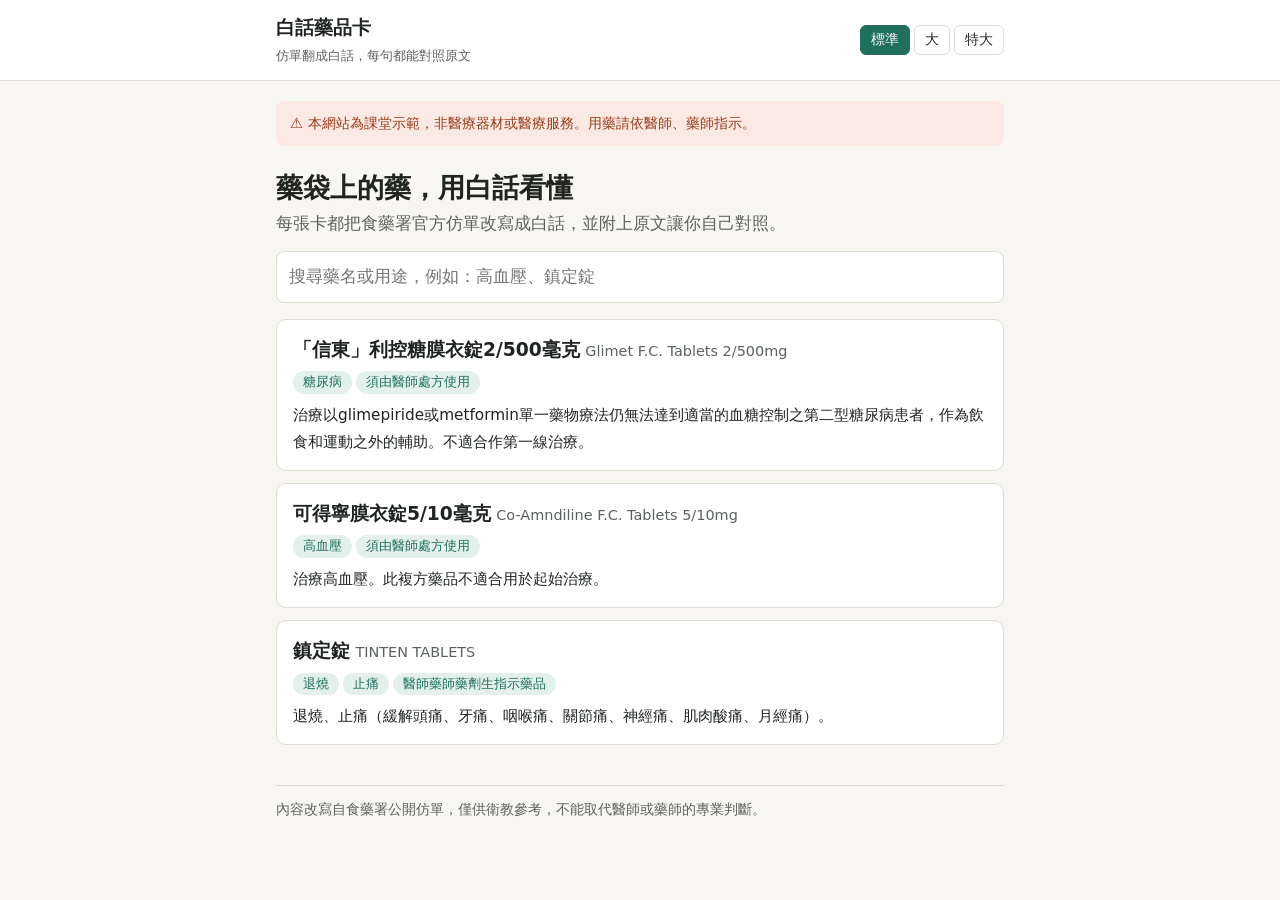
<file: index.html>
<!doctype html>
<html lang="zh-Hant-TW">
<head>
<meta charset="utf-8">
<meta name="viewport" content="width=device-width, initial-scale=1">
<title>白話藥品卡</title>
<link rel="stylesheet" href="assets/style.css">
</head>
<body data-page="index">
<header class="top"><div class="wrap">
  <a class="brand" href="./">白話藥品卡<small>仿單翻成白話，每句都能對照原文</small></a>
  <div class="sizes" aria-label="字級"><button data-size="m">標準</button><button data-size="l">大</button><button data-size="xl">特大</button></div>
</div></header>
<main class="wrap">
  <div class="notice">⚠️ 本網站為課堂示範，非醫療器材或醫療服務。用藥請依醫師、藥師指示。</div>
  <h1>藥袋上的藥，用白話看懂</h1>
  <p class="sub">每張卡都把食藥署官方仿單改寫成白話，並附上原文讓你自己對照。</p>
  <input id="q" type="search" placeholder="搜尋藥名或用途，例如：高血壓、鎮定錠" aria-label="搜尋藥品">
  <ul id="cards" class="cards"></ul>
  <footer>內容改寫自食藥署公開仿單，僅供衛教參考，不能取代醫師或藥師的專業判斷。</footer>
</main>
<script src="assets/app.js"></script>
</body>
</html>
</file>
<file: assets/style.css>
:root{
  --bg:#f7f6f2; --surface:#ffffff; --ink:#1f2421; --muted:#5b625e; --line:#dedbd2;
  --accent:#1f6f5c; --accent-soft:#e3f0eb; --warn:#9a3b1c; --warn-soft:#fbeae3; --mark:#fff1a8;
  --fs:17px;
}
@media (prefers-color-scheme:dark){:root:not([data-theme="light"]){
  --bg:#151816; --surface:#1e2220; --ink:#e8ebe9; --muted:#a3aba6; --line:#343a37;
  --accent:#6cc4a8; --accent-soft:#1f3530; --warn:#f0a080; --warn-soft:#3a2620; --mark:#5a4d10;
}}
:root[data-size="l"]{--fs:20px}
:root[data-size="xl"]{--fs:23px}
*{box-sizing:border-box}
body{margin:0;background:var(--bg);color:var(--ink);font:var(--fs)/1.75 "Noto Sans TC",system-ui,sans-serif}
a{color:var(--accent)}
.wrap{max-width:760px;margin:0 auto;padding:0 16px}
header.top{border-bottom:1px solid var(--line);background:var(--surface)}
header.top .wrap{display:flex;align-items:center;justify-content:space-between;gap:12px;padding-top:12px;padding-bottom:12px;flex-wrap:wrap}
.brand{font-weight:700;font-size:1.1em;text-decoration:none;color:var(--ink)}
.brand small{display:block;font-weight:400;font-size:.7em;color:var(--muted)}
.sizes{display:flex;gap:4px}
.sizes button{border:1px solid var(--line);background:var(--surface);color:var(--ink);border-radius:6px;padding:2px 10px;font:inherit;font-size:.8em;cursor:pointer}
.sizes button[aria-pressed="true"]{background:var(--accent);color:var(--surface);border-color:var(--accent)}
.notice{background:var(--warn-soft);color:var(--warn);border-radius:8px;padding:10px 14px;margin:20px 0;font-size:.85em}
h1{font-size:1.6em;line-height:1.3;margin:24px 0 4px}
h2{font-size:1.2em;margin:32px 0 8px;padding-bottom:4px;border-bottom:2px solid var(--accent-soft)}
.sub{color:var(--muted);margin:0 0 12px}
input[type=search]{width:100%;font:inherit;padding:10px 12px;border:1px solid var(--line);border-radius:8px;background:var(--surface);color:var(--ink)}
.cards{list-style:none;padding:0;margin:16px 0;display:grid;gap:12px}
.card{display:block;background:var(--surface);border:1px solid var(--line);border-radius:10px;padding:14px 16px;text-decoration:none;color:var(--ink)}
.card:hover{border-color:var(--accent)}
.card b{font-size:1.1em}
.card .en{color:var(--muted);font-size:.85em}
.card p{margin:6px 0 0;font-size:.9em}
.tag{display:inline-block;background:var(--accent-soft);color:var(--accent);border-radius:99px;padding:0 10px;font-size:.75em;margin-right:4px}
.meta{display:grid;grid-template-columns:auto 1fr;gap:2px 14px;font-size:.85em;color:var(--muted);margin:12px 0}
.meta dt{font-weight:700}
.meta dd{margin:0;overflow-wrap:anywhere}
.section p{margin:0 0 10px}
mark{background:var(--mark);color:inherit;padding:0 2px}
.items{padding-left:1.2em;margin:0}
.items li{margin-bottom:10px}
details.src{margin:4px 0 12px;font-size:.85em}
details.src summary{cursor:pointer;color:var(--accent)}
details.src pre{white-space:pre-wrap;font:inherit;background:var(--accent-soft);border-radius:8px;padding:10px 12px;margin:6px 0;overflow-wrap:anywhere}
details.src .cid{color:var(--muted);font-size:.85em}
.empty{color:var(--muted);font-style:italic}
footer{color:var(--muted);font-size:.8em;margin:40px 0 24px;border-top:1px solid var(--line);padding-top:12px}
</file>
